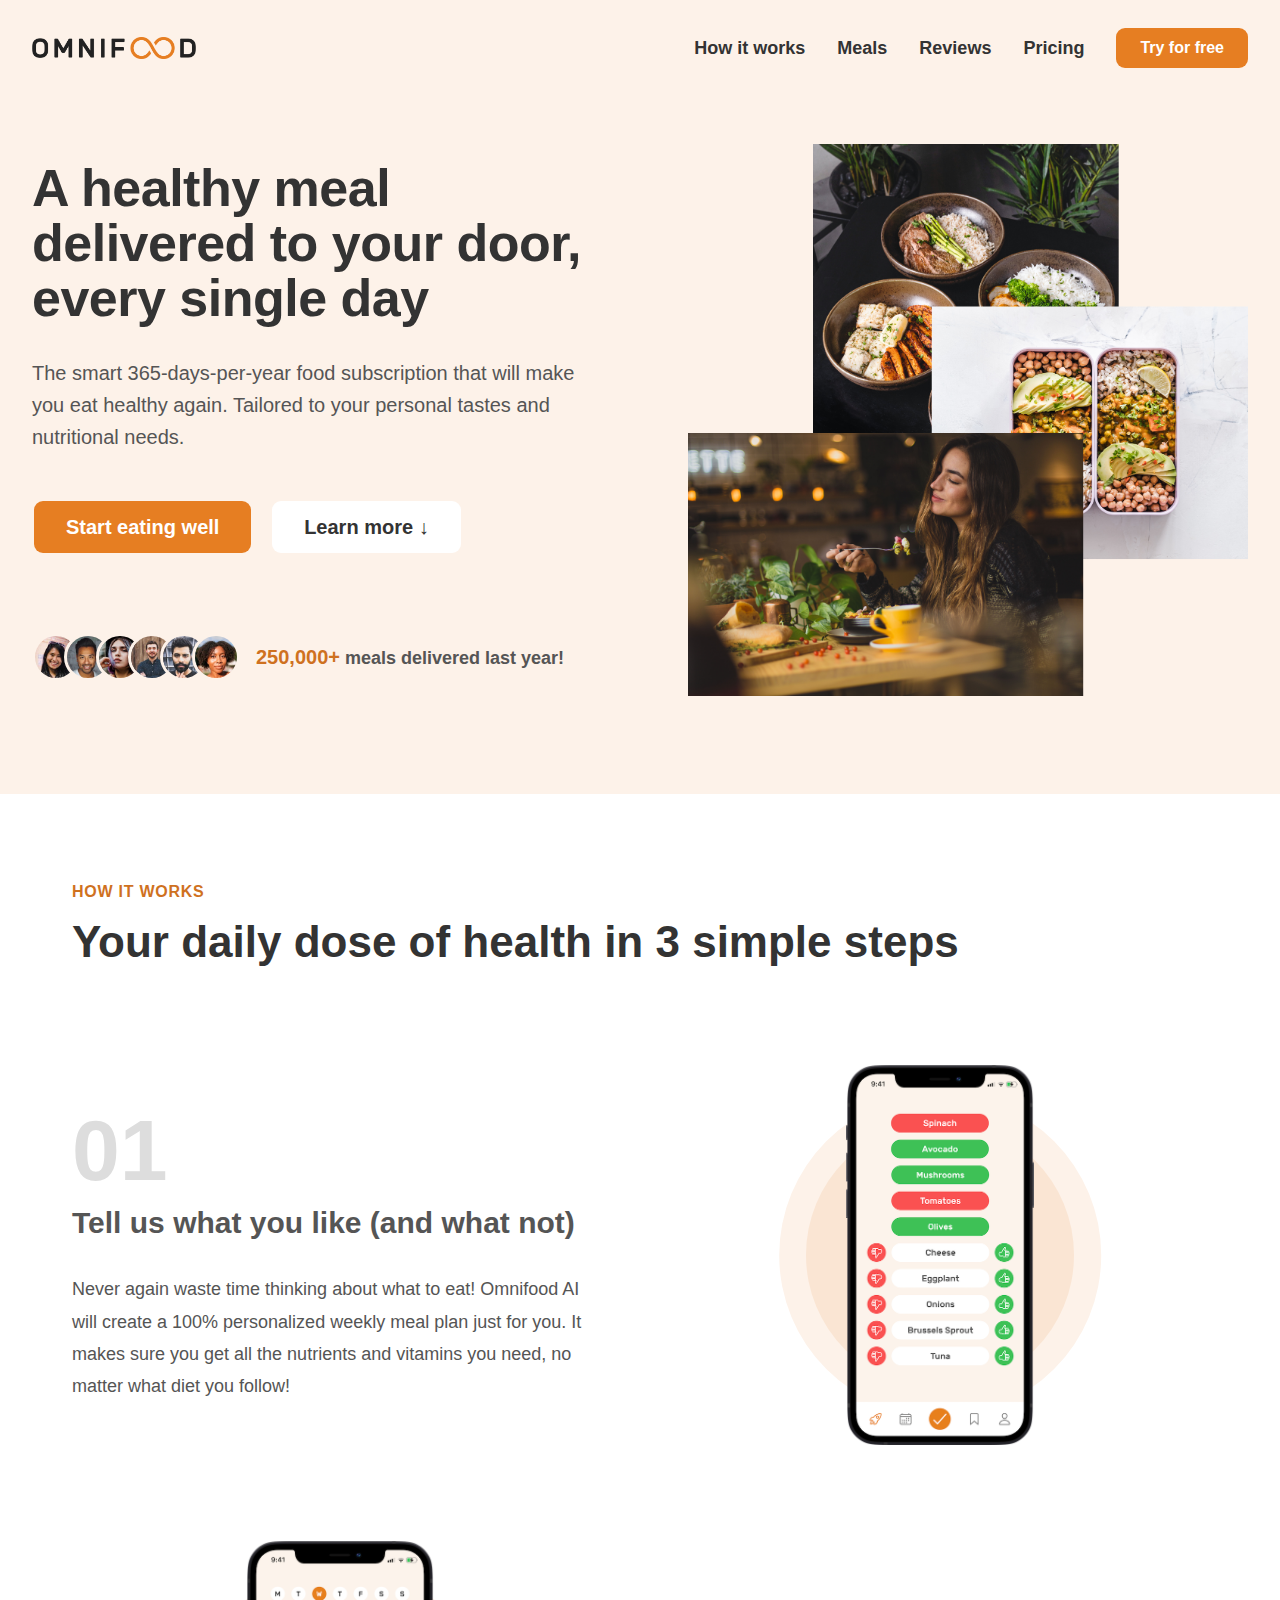
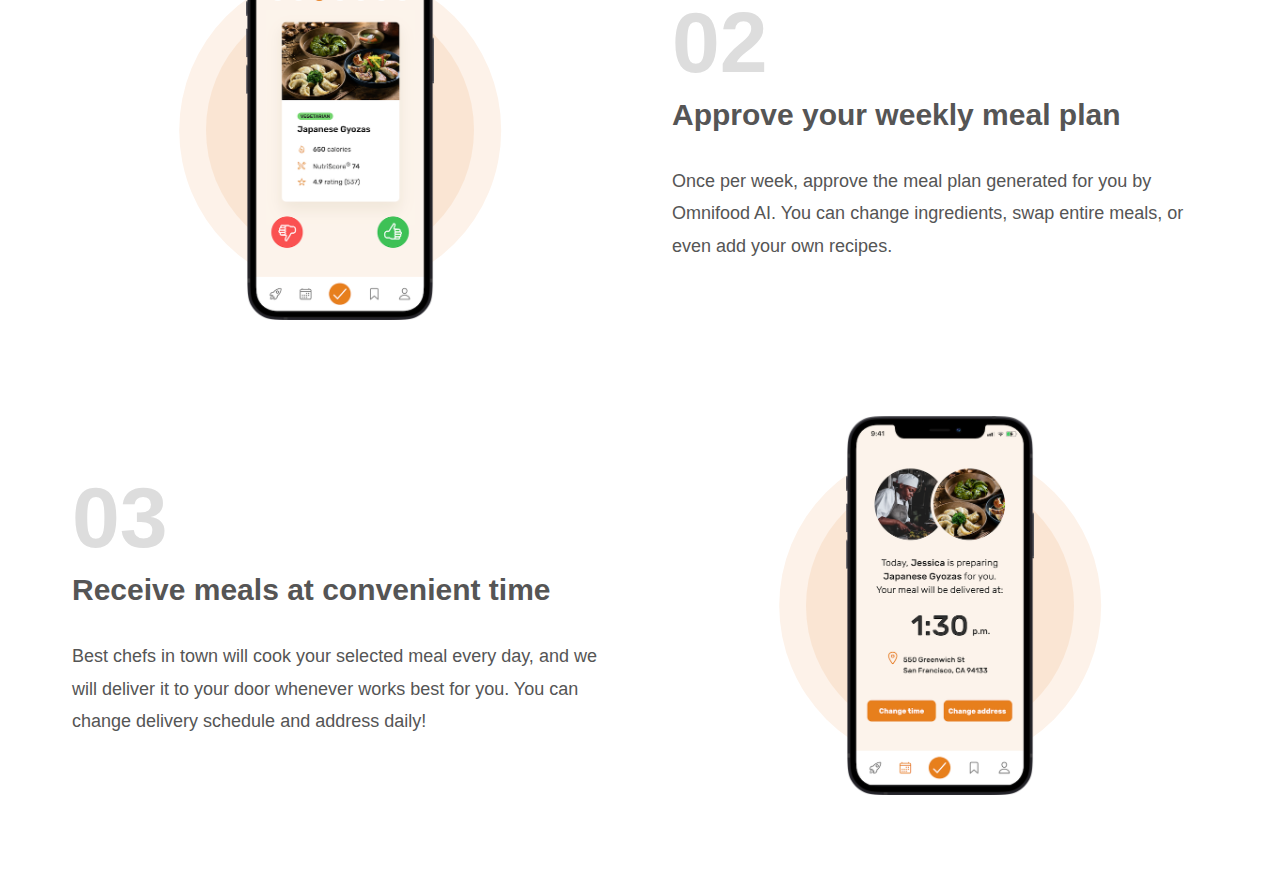
<file: 07-Omnifood-Desktop/content/index.html>
<!DOCTYPE html>
<html lang="en">
<head>
    <meta charset="UTF-8">
    <meta http-equiv="X-UA-Compatible" content="IE=edge">
    <meta name="viewport" content="width=device-width, initial-scale=1.0">
    <link rel="stylesheet" href="style.css">
    <link rel="preconnect" href="https://fonts.googleapis.com">
    <link rel="preconnect" href="https://fonts.gstatic.com" crossorigin>
    <link href="https://fonts.googleapis.com/css2?family=Rubik:wght@400;500;600;700&display=swap" rel="stylesheet">
    <title>Omnifood &mdash; Never cook again</title>
</head>
<body>
    <header class="header">
        <img src="img/omnifood-logo.png" alt="company logo" class="logo">
        <nav class="main-nav"> 
            <ul class="main-nav-list">
                <li><a href="#" class="main-nav-link">How it works</a></li>
                <li><a href="#" class="main-nav-link">Meals</a></li>
                <li><a href="#" class="main-nav-link">Reviews</a></li>
                <li><a href="#" class="main-nav-link">Pricing</a></li>
                <li><a href="#" class="main-nav-link nav-cta">Try for free</a></li>
            </ul>
        </nav>
    </header>
    <main>
        <section class="section-hero">
            <div class="hero">
                <div class="hero-text-box">
                    <h1 class="heading-primary">A healthy meal delivered to your door, every single day</h1>
                    <p class="hero-desc">
                        The smart 365-days-per-year food subscription that will make you eat healthy again. Tailored to your personal tastes and nutritional needs.
                    </p>
                    <a href="#" class=" btn btn--full margin-right-sm">Start eating well</a>
                    <a href="#" class="btn btn--outline">Learn more &darr;</a>
                    <div class="deliverd-meals">
                        <div class="deliverd-meals-img">
                            <img src="img/customers/customer-1.jpg" alt="customers photo">
                            <img src="img/customers/customer-2.jpg" alt="customers photo">
                            <img src="img/customers/customer-3.jpg" alt="customers photo">
                            <img src="img/customers/customer-4.jpg" alt="customers photo">
                            <img src="img/customers/customer-5.jpg" alt="customers photo">
                            <img src="img/customers/customer-6.jpg" alt="customers photo">
                        </div>
                        <p class="deliverd-text"> <span>250,000+</span> meals delivered last year!</p>
                    </div>
                </div>
                <div class="hero-img-box">
                    <img class="hero-img" src="img/hero.png" alt="meal eating">
                </div>
            </div>
        </section>
        <section class="section-how">
            <div class="container">
                <span class="sub-heading">How it works</span>
                <h2 class="heading-secondary">Your daily dose of health in 3 simple steps</h2>
            </div>
            <div class="container grid grid-2-col grid-center-v">
                <div class="step-text-box ">
                    <p class="step-number">01</p>
                    <h3 class="heading-tertiary">Tell us what you like (and what not)</h3>
                    <p class="step-desc">Never again waste time thinking about what to eat! Omnifood AI will create a 100% personalized weekly meal plan just for you. It makes sure you get all the nutrients and vitamins you need, no matter what diet you follow!</p>
                </div>
                <div class="step-img-box">
                    <img src="img/app/app-screen-1.png" alt="Screen img" class="step-img">
                </div>
                <div class="step-img-box">
                    <img src="img/app/app-screen-2.png" alt="Screen img" class="step-img">
                </div>
                <div class="step-text-box">
                    <p class="step-number">02</p>
                    <h3 class="heading-tertiary">Approve your weekly meal plan</h3>
                    <p class="step-desc">Once per week, approve the meal plan generated for you by Omnifood AI. You can change ingredients, swap entire meals, or even add your own recipes.
                    </p>
                </div>
                <div class="step-text-box">
                    <p class="step-number">03</p>
                    <h3 class="heading-tertiary">Receive meals at convenient time</h3>
                    <p class="step-desc">Best chefs in town will cook your selected meal every day, and we will deliver it to your door whenever works best for you. You can change delivery schedule and address daily!</p>
                </div>
                <div class="step-img-box">
                    <img src="img/app/app-screen-3.png" alt="Screen img" class="step-img">
                </div>
            </div>
        </section>
        
    </main>
    
    
</body>
</html>
</file>
<file: 07-Omnifood-Desktop/content/style.css>
/*
--- 01 TYPOGRAPHY SYSTEM

- Font sizes (px)
10 / 12 / 14 / 16 / 18 / 20 / 24 / 30 / 36 / 44 / 52 / 62 / 74 / 86 / 98

- Font weights
Default: 400
Medium: 500
Semi-bold: 600
Bold: 700

- Line heights
Default: 1
Small: 1.05
Medium: 1.2
Paragraph default: 1.6

- Letter spacing
-0.5px
0.75px

--- 02 COLORS

- Primary: #e67e22
- Tints:
#fdf2e9
#fae5d3
#eb984e

- Shades: 
#cf711f
#45260a

- Accents:
- Greys

#888
#767676 (lightest grey allowed on #fff)
#6f6f6f (lightest grey allowed on #fdf2e9)
#555
#333

--- 05 SHADOWS

0 2.4rem 4.8rem rgba(0, 0, 0, 0.075);

--- 06 BORDER-RADIUS

Default: 9px
Medium: 11px

--- 07 WHITESPACE

- Spacing system (px)
2 / 4 / 8 / 12 / 16 / 24 / 32 / 48 / 64 / 80 / 96 / 128
*/


*{
    margin: 0;
    padding: 0;
    box-sizing: border-box;
}
html{
    font-size: 62.5%;
}

body{
    font-family: sans-serif;
    line-height: 1;
    font-weight: 400;
    color: #555;
}


/* ********************* */
/* General components */
/* ********************* */


.container{
    max-width: 120rem;
    margin: 0 auto;
    padding: 0 3.2rem;
}



.heading-primary{
    font-size: 5.2rem;
    font-weight: 700;
    line-height: 1.05;
    color: #333;
    letter-spacing: -0.5px;
    margin-bottom: 3.2rem;
}

.heading-secondary{
    font-size: 4.4rem;
    line-height: 1.2;
    margin-bottom: 9.6rem;
    font-weight: 600;
    color: #333;
}

.heading-tertiary{
    font-size: 3.0rem;
    line-height: 1.2;
    margin-bottom: 3.2rem;
}


.sub-heading{
    display: block;
    font-size: 1.6rem;
    font-weight: 600;
    color: #cf711f;
    margin-bottom: 1.6rem;
    letter-spacing: 0.75px;
    text-transform: uppercase;
}

.btn:link, .btn:visited{
    background-color: #e67e22;
    font-size: 2rem;
    padding: 1.6rem 3.2rem;
    display: inline-block;
    border-radius: 9px;
    text-decoration: none;
    color: #fff;
    font-weight: 600;
    transition: all 0.3s;
    margin: 0 0.2rem;
}

.btn--full:link , .btn--full:visited{
    background-color: #e67e22;
    color: #fff;
}
.btn--outline:link, .btn--outline:visited{
    background-color: #fff;
    color: #333;
}

.btn--full:hover , .btn--full:active{
    background-color: #cf711f;
}
.btn--outline:hover, .btn--outline:active{
    background-color: #fdf2e9;
    box-shadow: inset 0px 0px 0 3px #fff;
}

.margin-right-sm{
    margin-right: 1.6rem !important;
}




/* ********************* */
/* Header */
/* ********************* */

.logo{
    height: 2.2rem;
}
.header{
    display: flex;
    justify-content: space-between;
    align-items: center;
    height: 9.6rem;
    background-color: #fdf2e9;
    padding: 0 3.2rem;
}



/* ********************* */
/* Navigation  */
/* ********************* */

.main-nav-list{
    list-style: none;
    display: flex;
    gap: 3.2rem;
    align-items: center;
}

.main-nav-link:link, .main-nav-link:visited{
    text-decoration: none;
    color: #333;
    font-weight: 600;
    font-size: 1.8rem;
    transition: all 0.3s;
    display: inline-block;
}

.main-nav-link:hover, .main-nav-link:active{
    color: #cf711f;
}
.nav-cta:link,.nav-cta:visited{
    padding: 1.2rem 2.4rem;
    font-size: 1.6rem;
    font-weight: 600;
    background-color: #e67e22;
    border-radius: 9px;
    color: #fff;
    transition: all 0.3s;
}
.nav-cta:hover,.nav-cta:active{
    background: #cf711f;
}





/* ********************* */
/* Hero section  */
/* ********************* */

.hero{
    display: grid;
    grid-template-columns: 1fr 1fr;
    max-width: 130rem;
    margin: 0 auto;
    align-items: center;
    gap: 9.6rem;
    padding: 0 3.2rem;
}

.hero-img{
    width: 100%;
}

.hero-desc{
    font-size: 2rem;
    line-height: 1.6;
    margin-bottom: 4.8rem;
}

.section-hero{
    background-color: #fdf2e9;
    padding: 4.8rem 0 9.6rem 0;
}

.deliverd-meals{
    display: flex;
    margin-top: 8rem;
    align-items: center;
    gap: 1.6rem;
}

.deliverd-meals-img{
    display: flex;
}
.deliverd-meals-img img{
    height: 4.8rem;
    width: 4.8rem;
    border-radius: 50%;
    margin-right: -1.6rem;
    border: 3px solid #fdf2e9;
}
.deliverd-meals-img img:last-child{
    margin:0;
}

.deliverd-text{
    font-size: 1.8rem;
    font-weight: 600;
}

.deliverd-text span{
    color: #cf711f;
    font-weight: 700;
    font-size: 2rem;
}



/* ********************* */
/* How it works section */
/* ********************* */

.section-how{
    padding: 9rem 0;
}
.step-img{
    width: 35%;
    display: inline-block !important;
}
.step-number{
    font-size: 8.6rem;
    font-weight: 600;
    color: #ddd;
    margin-bottom: 1.2rem;
}
.step-desc{
    font-size: 1.8rem;
    line-height: 1.8;
}
.step-img-box{
    display: flex;
    align-items: center;
    justify-content: center;
    position: relative;
}

.step-img-box::before, .step-img-box::after{
    content: "";
    display: block;
    width: 60%;
    position: absolute;
    top:50%;
    left:50%;
    transform: translate(-50%, -50%);
    border-radius: 50%;
    z-index: -2;
}
.step-img-box::before{
    padding-bottom: 60%;
    background-color: #fdf2e9;
}
.step-img-box::after{
    width: 50%;
    padding-bottom: 50%;
    background-color: #fae5d3;
    z-index: -1;
}

.grid{
    display: grid;
    row-gap: 9.6rem;
    column-gap: 6.4rem;
}

.grid-center-v{
    justify-content: center;
    align-items: center;
}
.grid-2-col{
    display: grid;
    grid-template-columns: repeat(2, 1fr);
}
.grid-3-col{
    grid-template-columns: repeat(3, 1fr);
}
</file>
